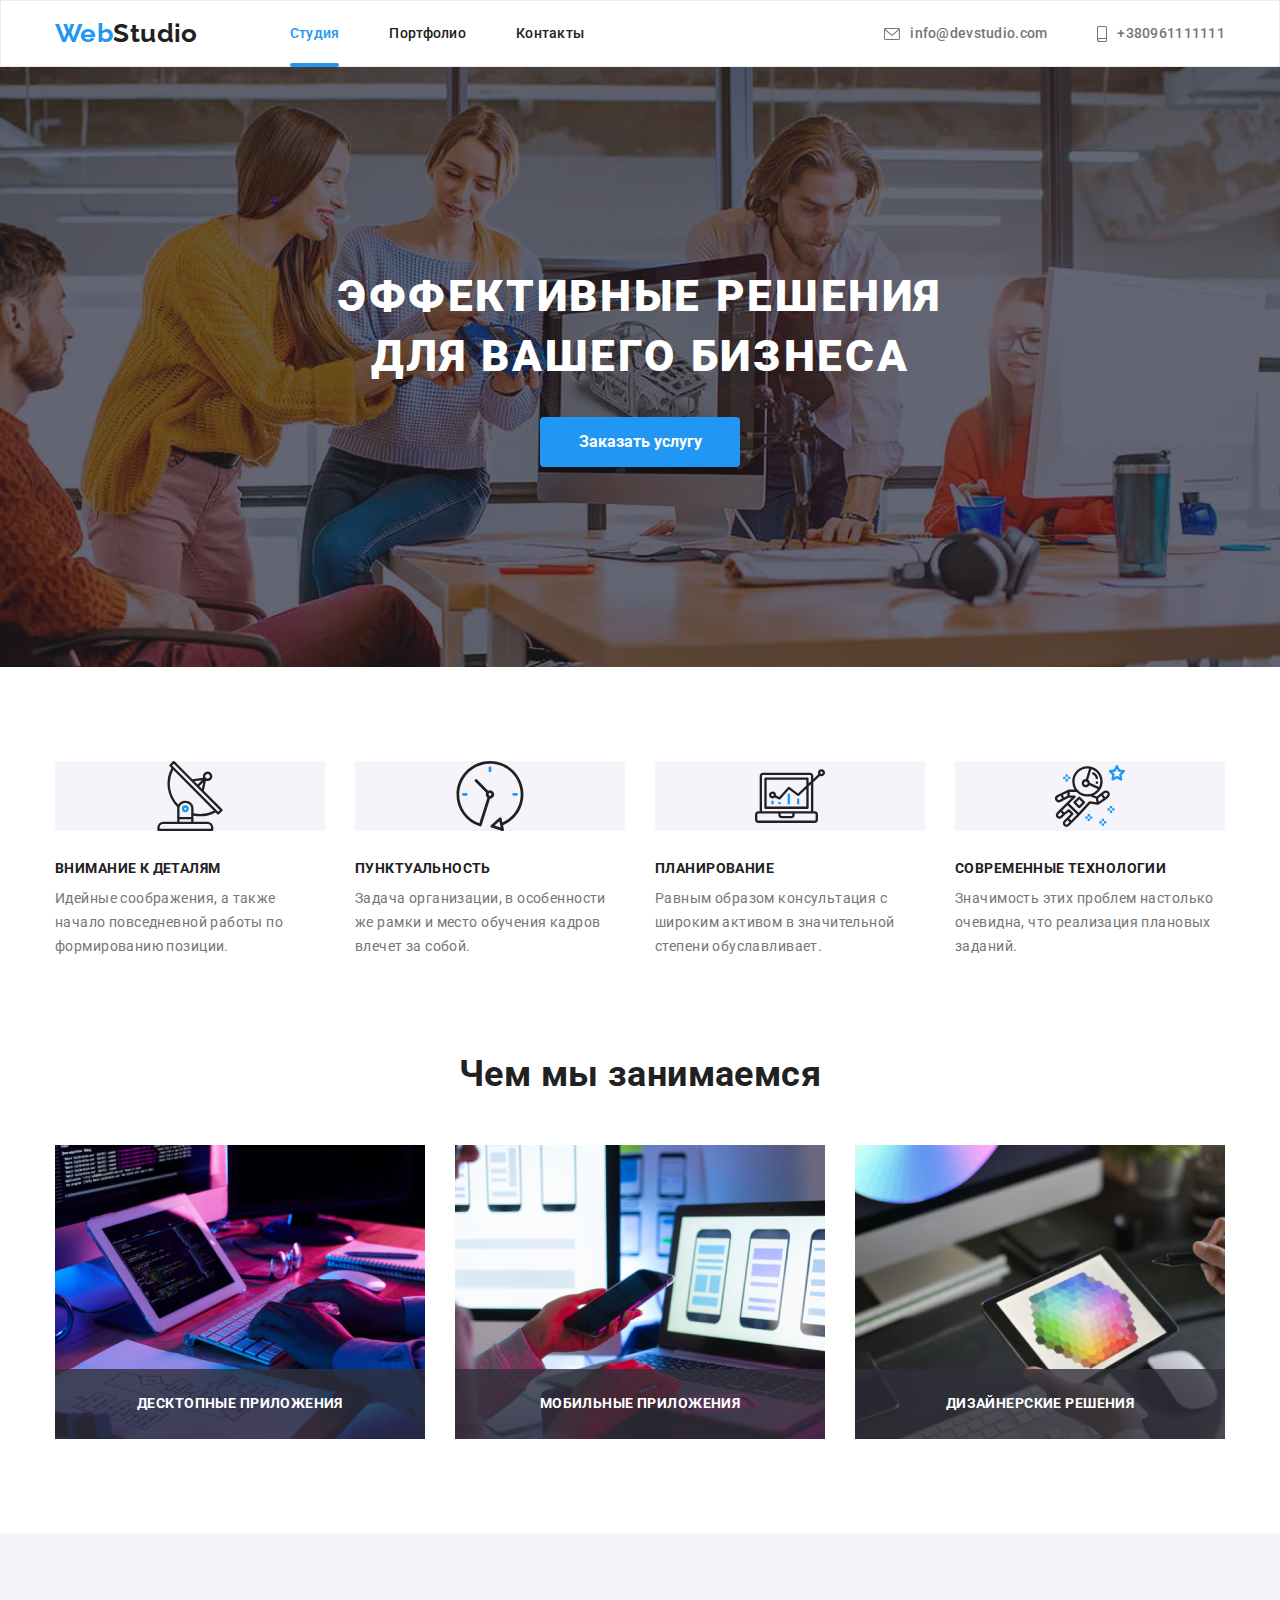
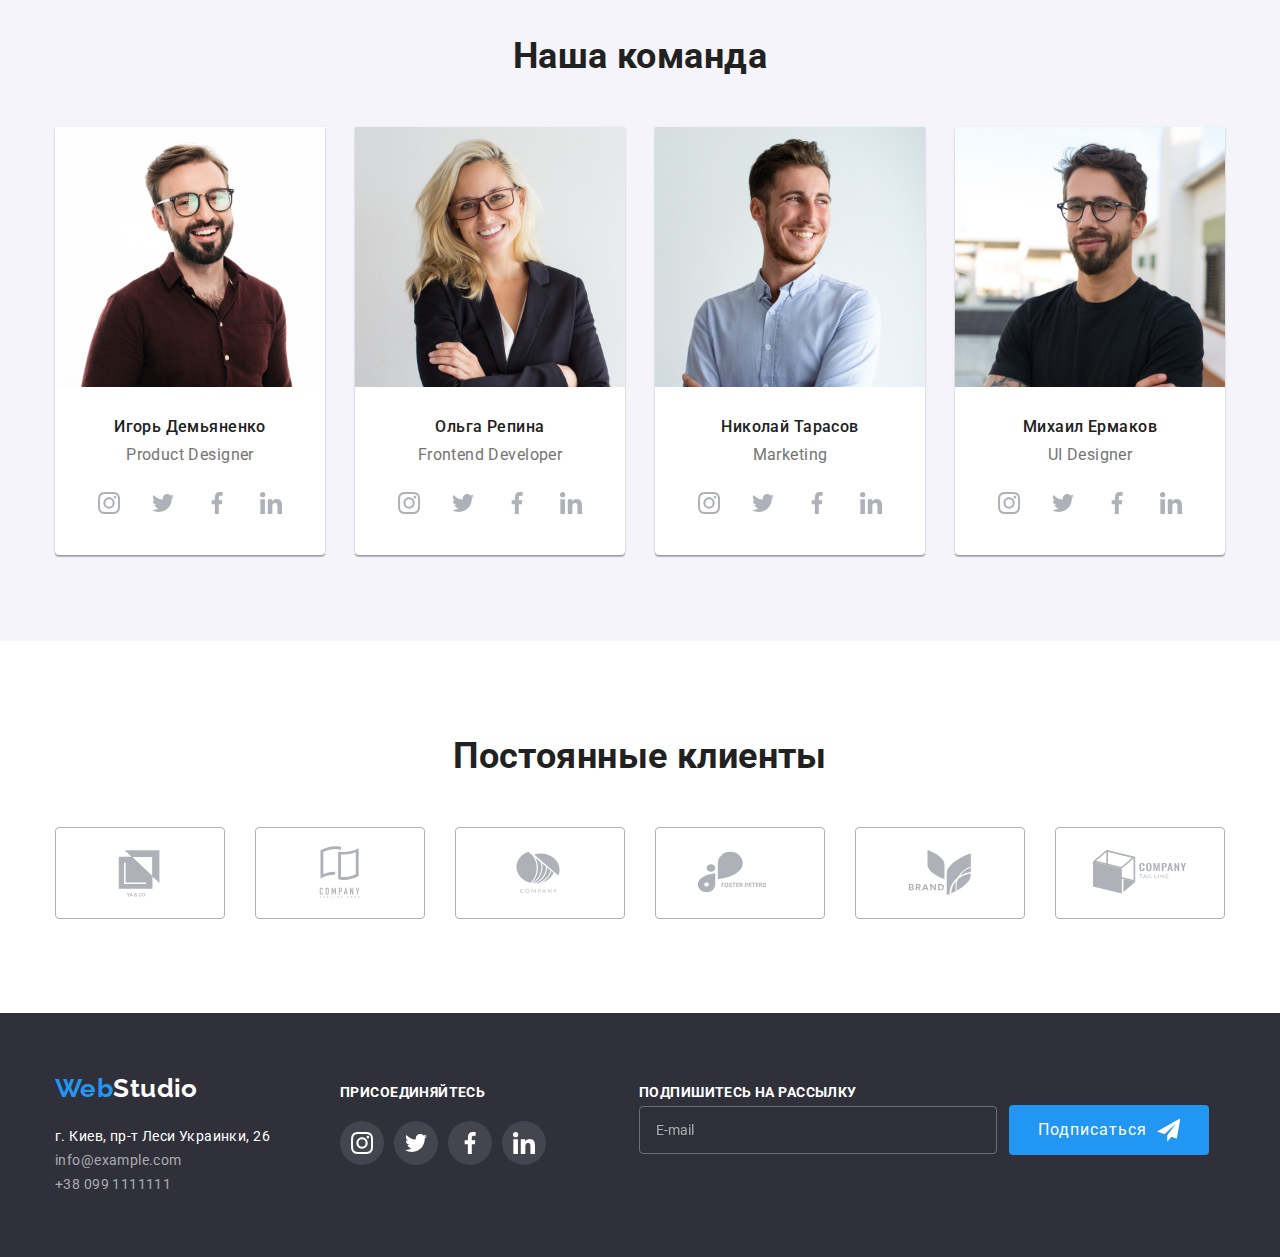
<file: index.html>
<!DOCTYPE html>
<html lang="ru">
  <head>
    <meta charset="UTF-8" />
    <meta http-equiv="X-UA-Compatible" content="IE=edge" />
    <meta name="viewport" content="width=device-width, initial-scale=1.0" />
    <title>Studio</title>
    <link
      rel="stylesheet"
      href="https://fonts.googleapis.com/css2?family=Raleway:wght@700&family=Roboto:wght@400;500;700;900&display=swap"
    />
    <link
      rel="stylesheet"
      href="https://cdnjs.cloudflare.com/ajax/libs/modern-normalize/1.1.0/modern-normalize.min.css"
    />
    <link rel="stylesheet" href="./CSS/styles.css" />
  </head>
  <body>
    <!--шапка-->
    <header class="header">
      <div class="conteiner header-conteiner">
        <nav class="conteiner-header">
          <a href="./index.html" class="logo"
            >Web<span class="logo-studio">Studio</span></a>
          <ul class="site-nav list">
            <li class="item">
              <a href="./index.html" class="site-nav-link current">Студия</a>
            </li>
            <li class="item">
              <a href="./portfolio.html" class="site-nav-link">Портфолио</a>
            </li>
            <li class="item">
              <a href="./contacts.html" class="site-nav-link">Контакты</a>
            </li>
          </ul>
        </nav>
        <ul class="header-contact-list list">
          <li class="header-contact-item">
            <a class="contact-nav-link link" href="mailto:info@devstudio.com"
              ><svg class="contact-nav-icon" width="16" height="12">
                <use href="./IMG/icons.svg#icon-envelope"></use></svg
              >info@devstudio.com
            </a>
          </li>

          <li class="header-contact-item">
            <a class="contact-nav-link link" href="tel:+380991111111"
              ><svg class="contact-nav-icon" width="10" height="16">
                <use href="./IMG/icons.svg#icon-smartphone"></use></svg
              >+380961111111
            </a>
          </li>
        </ul>
      </div>
    </header>

    <!--Герой-->
    <main>
      <section class="hero hero-background">
        <div class="conteiner">
          <h1 class="hero-title">ЭФФЕКТИВНЫЕ РЕШЕНИЯ ДЛЯ ВАШЕГО БИЗНЕСА</h1>
          <button class="hero-button" data-modal-open>Заказать услугу</button>
        </div>

        <div class="overlay" data-modal>
          <div class="modal-form">
            <button class="modal-close-btn" data-modal-close>
              <svg class="icon-x" width="18" height="18">
                <use href="./IMG/icons.svg#icon-close-black"></use>
              </svg>
            </button>
            <form>
              <div class="modal-form-data">
                <b class="modal-form-title">Оставьте свои данные, мы вам перезвоним</b>
                <label class="modal-form-label"
                ><span class="input-item">Имя</span>
                  <input
                  class="modal-form-input" type="text" name="name"/>
                  <svg class="modal-input-icon" width="18" height="18"><use href="./IMG/icons.svg#icon-person-black"></use></svg>
               </label>
               
                <label class="modal-form-label">
                  <span class="input-item">Телефон</span>
                  <input class="modal-form-input" type="tel" name="tel" id="tel" />
                  <svg class="modal-input-icon" width="18" height="18"><use href="./IMG/icons.svg#icon-phone-black"></use></svg>
              </label>
               
                <label class="modal-form-label">
                  <span class="input-item">Почта</span>
                  <input class="modal-form-input" type="email" name="mail"/>
                  <svg class="modal-input-icon" width="18" height="18"><use href="./IMG/icons.svg#icon-email-black"></use></svg>
              </label>
                
                <label class="modal-form-label">
                  <span class="input-item">Комментарий</span>
                  <textarea
                  class="modal-form-comment"
                  name="comment"
                  placeholder="Введите текст"
                ></textarea>
              </label>
    
                <label class="modal-form-confirm">
                  <input class="visually-hidden"
                    type="checkbox"
                    name="confirm"
                    value="confirm"
                    id="confirm"
                    aria-hidden="true"
                    tabindex="-1"
                  />
                  <span class="custom-checkbox" role="checkbox" tabindex="0" aria-checked="false">
                    <svg class="custom-checkbox-icon" width="16" height="15"><use href="./IMG/icons.svg#icon-icon-check"></use></svg>
                  </span>
                    <span class="modal-checkbox-text">Соглашаюсь с рассылкой и принимаю
                      <a class="modal-checkbox-link" href="">Условия договора</a>
                    </span>
                </label>
              </div>
              <button class="modal-form-btn" type="submit">Отправить</button>
            </form>
          </div>
        </div>
      </section>

      <!-- Наши преимущества -->
      <section class="benefits">
        <div class="conteiner">
          <ul class="benefits-list list">
            <li class="benefits-item">
              <div class="benefits-icon">
                <svg class="icon" width="70" height="70">
                  <use href="./IMG/icons.svg#icon-antenna"></use>
                </svg>
              </div>
              <h2 class="benefits-title">Внимание к деталям</h2>
              <p class="benefits-text">
                Идейные соображения, а также начало повседневной работы по
                формированию позиции.
              </p>
            </li>
            <li class="benefits-item">
              <div class="benefits-icon">
                <svg class="icon" width="70" height="70">
                  <use href="./IMG/icons.svg#icon-clock"></use>
                </svg>
              </div>
              <h2 class="benefits-title">Пунктуальность</h2>
              <p class="benefits-text">
                Задача организации, в особенности же рамки и место обучения
                кадров влечет за собой.
              </p>
            </li>
            <li class="benefits-item">
              <div class="benefits-icon">
                <svg class="icon" width="70" height="70">
                  <use href="./IMG/icons.svg#icon-diagram"></use>
                </svg>
              </div>
              <h2 class="benefits-title">Планирование</h2>
              <p class="benefits-text">
                Равным образом консультация с широким активом в значительной
                степени обуславливает.
              </p>
            </li>
            <li class="benefits-item">
              <div class="benefits-icon">
                <svg class="icon" width="70" height="70">
                  <use href="./IMG/icons.svg#icon-astronaut"></use>
                </svg>
              </div>
              <h2 class="benefits-title">Современные технологии</h2>
              <p class="benefits-text">
                Значимость этих проблем настолько очевидна, что реализация
                плановых заданий.
              </p>
            </li>
          </ul>
        </div>
      </section>

      <!--Чем мы занимаемся-->
      <section class="section-works">
        <div class="conteiner">
          <h3 class="works-title">Чем мы занимаемся</h3>
          <ul class="works-list list">
            <li class="works-item">
              <img src="./IMG/works-img/img.png" alt="Верстка сайта" />
              <div class="works-text">Десктопные приложения</div>
            </li>
            <li class="works-item">
              <img src="./IMG/works-img/img-2.png" alt="Мобильные приложение" />
              <div class="works-text">Мобильные приложения</div>
            </li>
            <li class="works-item">
              <img src="./IMG/works-img/img-3.png" alt="Вэб дизайн" />
              <div class="works-text">Дизайнерские решения</div>
            </li>
          </ul>
        </div>
      </section>

      <!--Наша команда-->
      <section class="section-team">
        <div class="conteiner team-conteiner">
          <h3 class="team-title">Наша команда</h3>
          <ul class="team-list list">
            <li class="team-item">
              <img
                src="./IMG/team-img/ID.jpg"
                alt="Игорь Демьяненко"
                height="260"
                width="270"
              />
              <div class="team-description">
                <h4 class="team-name">Игорь Демьяненко</h4>
                <p lang="en" class="team-text">Product Designer</p>
                <ul class="social-list list">
                  <li class="social-item">
                    <a
                      class="social-link"
                      href="https://www.instagram.com"
                      target="_blank"
                      rel="noopener noreferrer"
                      aria-label="Instagram icon"
                    >
                      <svg class="social-icon" width="22" height="22">
                        <use href="./IMG/icons.svg#icon-instagram"></use>
                      </svg>
                    </a>
                  </li>

                  <li class="social-item">
                    <a
                      class="social-link"
                      href="https://www.twitter.com"
                      target="_blank"
                      rel="noopener noreferrer"
                      aria-label="Twitter icon"
                    >
                      <svg class="social-icon" width="22" height="22">
                        <use href="./IMG/icons.svg#icon-twitter"></use>
                      </svg>
                    </a>
                  </li>

                  <li class="social-item">
                    <a
                      class="social-link"
                      href="https://www.facebook.com"
                      target="_blank"
                      rel="noopener noreferrer"
                      aria-label="Facebook icon"
                    >
                      <svg class="social-icon" width="22" height="22">
                        <use href="./IMG/icons.svg#icon-facebook"></use>
                      </svg>
                    </a>
                  </li>

                  <li class="social-item">
                    <a
                      class="social-link"
                      href="https://www.linkedin.com"
                      target="_blank"
                      rel="noopener noreferrer"
                      aria-label="linkedin icon"
                    >
                      <svg class="social-icon" width="22" height="22">
                        <use href="./IMG/icons.svg#icon-linkedin"></use>
                      </svg>
                    </a>
                  </li>
                </ul>
              </div>
            </li>
            <li class="team-item">
              <img
                src="./IMG/team-img/OR.jpg"
                alt="Ольга Репина"
                height="260"
                width="270"
              />
              <div class="team-description">
                <h4 class="team-name">Ольга Репина</h4>
                <p lang="en" class="team-text">Frontend Developer</p>
                <ul class="social-list list">
                  <li class="social-item">
                    <a
                      class="social-link"
                      href="https://www.instagram.com"
                      target="_blank"
                      rel="noopener noreferrer"
                      aria-label="Instagram icon"
                    >
                      <svg class="social-icon" width="22" height="22">
                        <use href="./IMG/icons.svg#icon-instagram"></use>
                      </svg>
                    </a>
                  </li>

                  <li class="social-item">
                    <a
                      class="social-link"
                      href="https://www.twitter.com"
                      target="_blank"
                      rel="noopener noreferrer"
                      aria-label="Twitter icon"
                    >
                      <svg class="social-icon" width="22" height="22">
                        <use href="./IMG/icons.svg#icon-twitter"></use>
                      </svg>
                    </a>
                  </li>

                  <li class="social-item">
                    <a
                      class="social-link"
                      href="https://www.facebook.com"
                      target="_blank"
                      rel="noopener noreferrer"
                      aria-label="Facebook icon"
                    >
                      <svg class="social-icon" width="22" height="22">
                        <use href="./IMG/icons.svg#icon-facebook"></use>
                      </svg>
                    </a>
                  </li>

                  <li class="social-item">
                    <a
                      class="social-link"
                      href="https://www.linkedin.com"
                      target="_blank"
                      rel="noopener noreferrer"
                      aria-label="linkedin icon"
                    >
                      <svg class="social-icon" width="22" height="22">
                        <use href="./IMG/icons.svg#icon-linkedin"></use>
                      </svg>
                    </a>
                  </li>
                </ul>
              </div>
            </li>
            <li class="team-item">
              <img
                src="./IMG/team-img/NT.jpg"
                alt="Николай Тарасов"
                height="260"
                width="270"
              />
              <div class="team-description">
                <h4 class="team-name">Николай Тарасов</h4>
                <p lang="en" class="team-text">Marketing</p>
                <ul class="social-list list">
                  <li class="social-item">
                    <a
                      class="social-link"
                      href="https://www.instagram.com"
                      target="_blank"
                      rel="noopener noreferrer"
                      aria-label="Instagram icon"
                    >
                      <svg class="social-icon" width="22" height="22">
                        <use href="./IMG/icons.svg#icon-instagram"></use>
                      </svg>
                    </a>
                  </li>

                  <li class="social-item">
                    <a
                      class="social-link"
                      href="https://www.twitter.com"
                      target="_blank"
                      rel="noopener noreferrer"
                      aria-label="Twitter icon"
                    >
                      <svg class="social-icon" width="22" height="22">
                        <use href="./IMG/icons.svg#icon-twitter"></use>
                      </svg>
                    </a>
                  </li>

                  <li class="social-item">
                    <a
                      class="social-link"
                      href="https://www.facebook.com"
                      target="_blank"
                      rel="noopener noreferrer"
                      aria-label="Facebook icon"
                    >
                      <svg class="social-icon" width="22" height="22">
                        <use href="./IMG/icons.svg#icon-facebook"></use>
                      </svg>
                    </a>
                  </li>

                  <li class="social-item">
                    <a
                      class="social-link"
                      href="https://www.linkedin.com"
                      target="_blank"
                      rel="noopener noreferrer"
                      aria-label="linkedin icon"
                    >
                      <svg class="social-icon" width="22" height="22">
                        <use href="./IMG/icons.svg#icon-linkedin"></use>
                      </svg>
                    </a>
                  </li>
                </ul>
              </div>
            </li>
            <li class="team-item">
              <img
                src="./IMG/team-img/ME.jpg"
                alt="Михаил Ермаков"
                height="260"
                width="270"
              />
              <div class="team-description">
                <h4 class="team-name">Михаил Ермаков</h4>
                <p lang="en" class="team-text">UI Designer</p>
                <ul class="social-list list">
                  <li class="social-item">
                    <a
                      class="social-link"
                      href="https://www.instagram.com"
                      target="_blank"
                      rel="noopener noreferrer"
                      aria-label="Instagram icon"
                    >
                      <svg class="social-icon" width="22" height="22">
                        <use href="./IMG/icons.svg#icon-instagram"></use>
                      </svg>
                    </a>
                  </li>

                  <li class="social-item">
                    <a
                      class="social-link"
                      href="https://www.twitter.com"
                      target="_blank"
                      rel="noopener noreferrer"
                      aria-label="Twitter icon"
                    >
                      <svg class="social-icon" width="22" height="22">
                        <use href="./IMG/icons.svg#icon-twitter"></use>
                      </svg>
                    </a>
                  </li>

                  <li class="social-item">
                    <a
                      class="social-link"
                      href="https://www.facebook.com"
                      target="_blank"
                      rel="noopener noreferrer"
                      aria-label="Facebook icon"
                    >
                      <svg class="social-icon" width="22" height="22">
                        <use href="./IMG/icons.svg#icon-facebook"></use>
                      </svg>
                    </a>
                  </li>

                  <li class="social-item">
                    <a
                      class="social-link"
                      href="https://www.linkedin.com"
                      target="_blank"
                      rel="noopener noreferrer"
                      aria-label="linkedin icon"
                    >
                      <svg class="social-icon" width="22" height="22">
                        <use href="./IMG/icons.svg#icon-linkedin"></use>
                      </svg>
                    </a>
                  </li>
                </ul>
              </div>
            </li>
          </ul>
        </div>
      </section>
      <!-- Наши клиенты -->
      <section class="clients">
        <div class="conteiner">
          <h3 class="clients-title">Постоянные клиенты</h3>
          <ul class="clients-list list">
            <li class="client-link">
              <a
                class="clients-item"
                href=""
                target="_blank"
                rel="noopener noreferrer"
                aria-label="client-icon"
              >
                <svg class="client-icon" width="106" height="60">
                  <use href="./IMG/icons.svg#icon-client-1"></use>
                </svg>
              </a>
            </li>
            <li class="client-link">
              <a
                class="clients-item"
                href=""
                target="_blank"
                rel="noopener noreferrer"
                aria-label="client-icon"
              >
                <svg class="client-icon" width="106" height="60">
                  <use href="./IMG/icons.svg#icon-client-2"></use>
                </svg>
              </a>
            </li>
            <li class="client-link">
              <a
                class="clients-item"
                href=""
                target="_blank"
                rel="noopener noreferrer"
                aria-label="client-icon"
              >
                <svg class="client-icon" width="106" height="60">
                  <use href="./IMG/icons.svg#icon-client-3"></use>
                </svg>
              </a>
            </li>
            <li class="client-link">
              <a
                class="clients-item"
                href=""
                target="_blank"
                rel="noopener noreferrer"
                aria-label="client-icon"
              >
                <svg class="client-icon" width="106" height="60">
                  <use href="./IMG/icons.svg#icon-client-4"></use>
                </svg>
              </a>
            </li>
            <li class="client-link">
              <a
                class="clients-item"
                href=""
                target="_blank"
                rel="noopener noreferrer"
                aria-label="client-icon"
              >
                <svg class="client-icon" width="106" height="60">
                  <use href="./IMG/icons.svg#icon-client-5"></use>
                </svg>
              </a>
            </li>
            <li class="client-link">
              <a
                class="clients-item"
                href=""
                target="_blank"
                rel="noopener noreferrer"
                aria-label="client-icon"
              >
                <svg class="client-icon" width="106" height="60">
                  <use href="./IMG/icons.svg#icon-client-6"></use>
                </svg>
              </a>
            </li>
          </ul>
        </div>
      </section>
    </main>
    <!--Футер-->
    <footer class="footer">
      <div class="conteiner footer-conteiner">
        <div class="footer-adress-conteiner">
          <a href="./Index.html" class="logo footer-logo"
            >Web<span class="logo-studio">Studio</span></a
          >
          <address class="footer-adress">
            <p class="adress">г. Киев, пр-т Леси Украинки, 26</p>
            <ul class="list">
              <li>
                <a href="mailto:info@example.com" class="footer-link"
                  >info@example.com</a
                >
              </li>
              <li>
                <a href="tel:+380991111111" class="footer-link"
                  >+38 099 1111111</a
                >
              </li>
            </ul>
          </address>
        </div>
        <div class="join-us">
          <h3 class="join-us-title">присоединяйтесь</h3>
          <ul class="join-us-list list">
            <li class="social-item">
              <a
                class="social-link footer-social-link"
                href="https://www.instagram.com"
                target="_blank"
                rel="noopener noreferrer"
                aria-label="Instagram icon"
              >
                <svg class="join-us-icon" width="22" height="22">
                  <use href="./IMG/icons.svg#icon-instagram"></use>
                </svg>
              </a>
            </li>
            <li class="social-item">
              <a
                class="social-link footer-social-link"
                href="https://www.twitter.com"
                target="_blank"
                rel="noopener noreferrer"
                aria-label="Twitter icon"
              >
                <svg class="join-us-icon" width="22" height="22">
                  <use href="./IMG/icons.svg#icon-twitter"></use>
                </svg>
              </a>
            </li>
            <li class="social-item">
              <a
                class="social-link footer-social-link"
                href="https://www.facebook.com"
                target="_blank"
                rel="noopener noreferrer"
                aria-label="Facebook icon"
              >
                <svg class="join-us-icon" width="22" height="22">
                  <use href="./IMG/icons.svg#icon-facebook"></use>
                </svg>
              </a>
            </li>
            <li class="social-item">
              <a
                class="social-link footer-social-link"
                href="https://www.linkedin.com"
                target="_blank"
                rel="noopener noreferrer"
                aria-label="linkedin icon"
              >
                <svg class="join-us-icon" width="22" height="22">
                  <use href="./IMG/icons.svg#icon-linkedin"></use>
                </svg>
              </a>
            </li>
          </ul>
        </div>
        <div class="subscribe">
          <b class="subscribe-title">подпишитесь на рассылку</b>
            <form class="subscribe-form">
                <input
                    class="subscribe-input"
                    type="email"
                    name="mail"
                    id="mail"
                    placeholder="E-mail"
                />
                <button class="subscribe-btn" type="submit">
                    <span class="subscribe-btn-text">Подписаться</span>
                    <svg class="subscribe-btn-icon" width="24" height="24">
                    <use href="./IMG/icons.svg#icon-send"></use>
                    </svg>
                </button>
           </form>  
        </div>
      </div>
    </footer>
    <script src="./JS/modal.js"></script>
  </body>
</html>
</file>
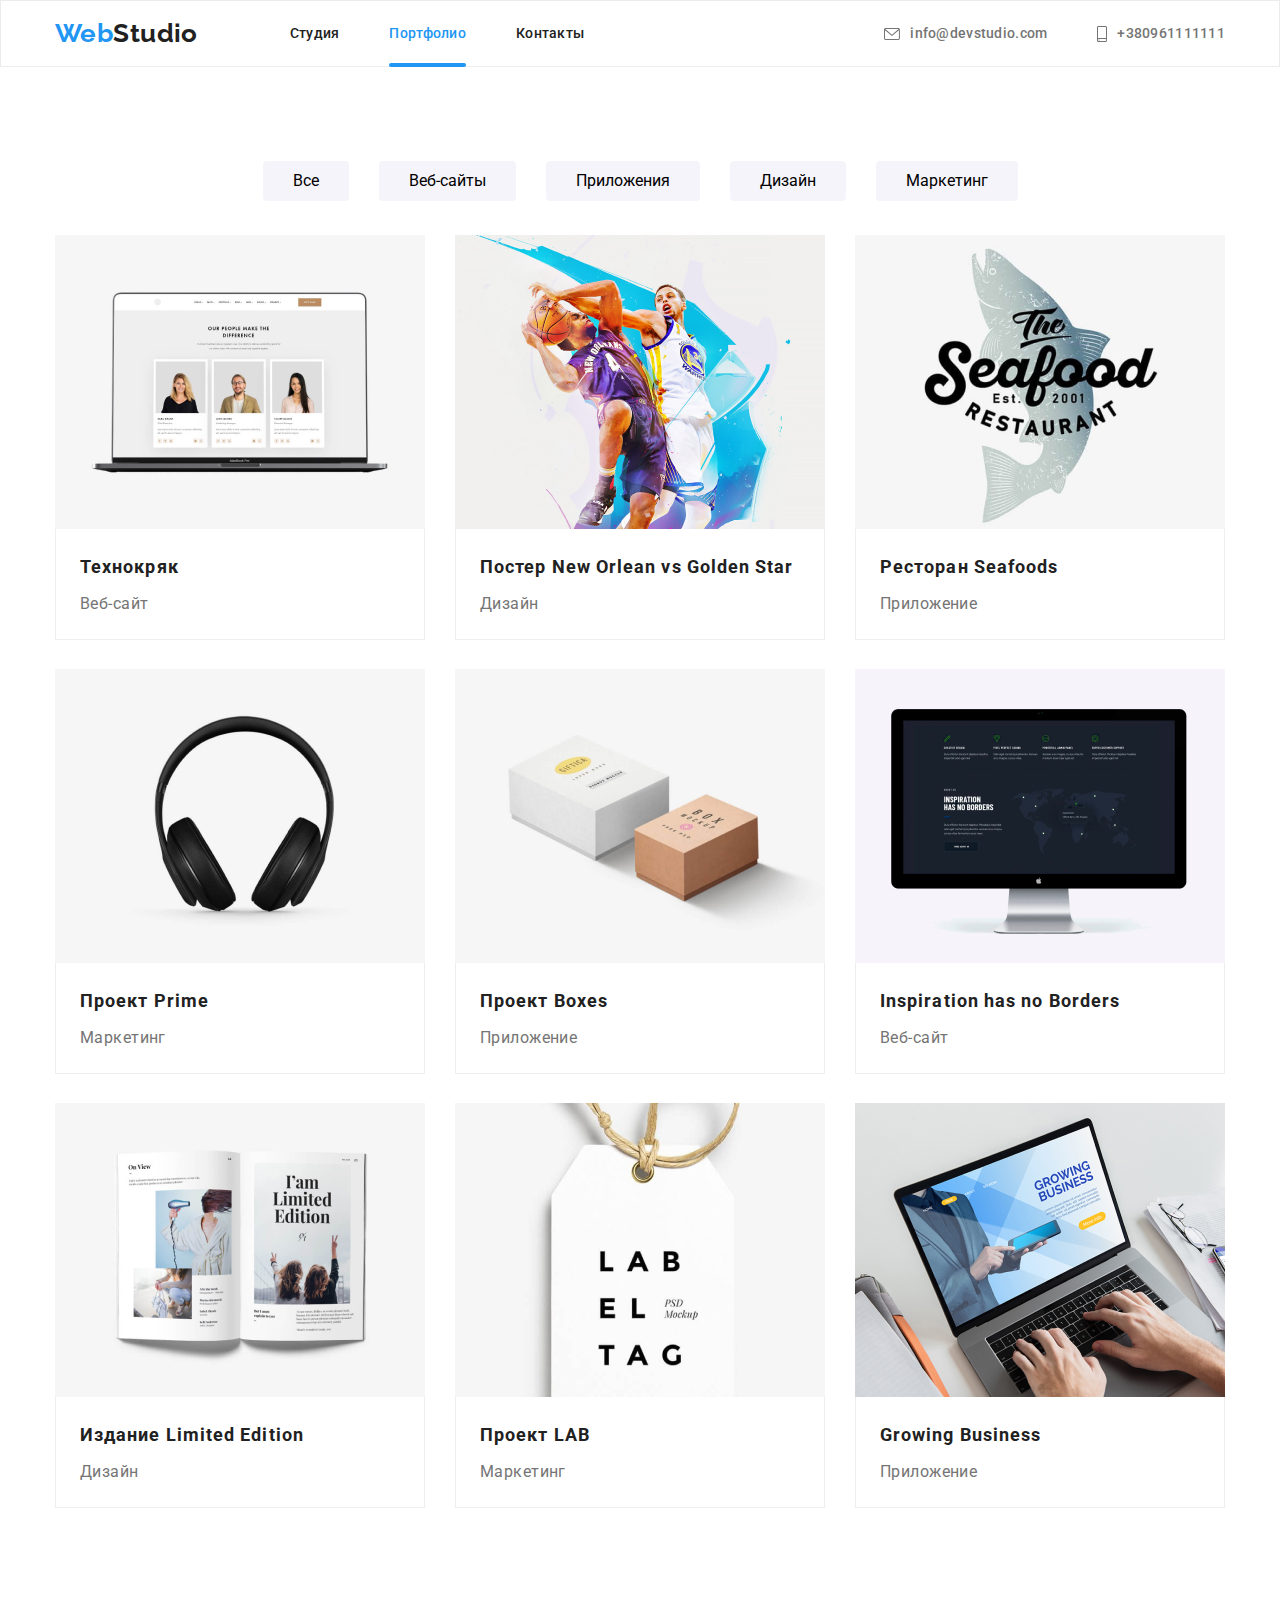
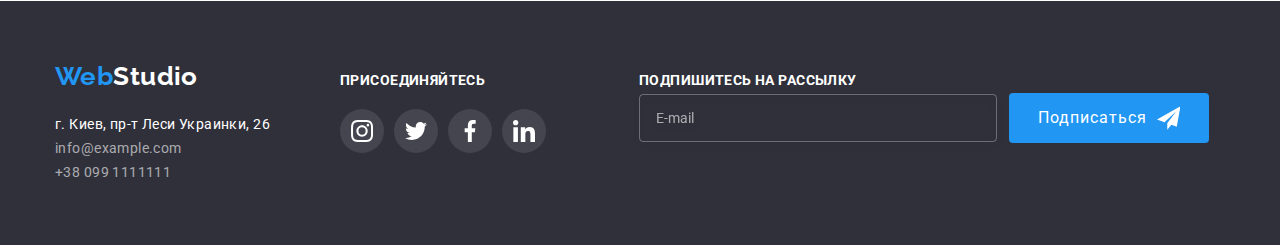
<file: portfolio.html>
<!DOCTYPE html>
<html lang="ru">
<head>
    <meta charset="UTF-8">
    <meta http-equiv="X-UA-Compatible" content="IE=edge">
    <meta name="viewport" content="width=device-width, initial-scale=1.0">
    <title>Portfolio</title>
    <link rel="stylesheet" href="https://fonts.googleapis.com/css2?family=Raleway:wght@700&family=Roboto:wght@400;500;700;900&display=swap">
    <link rel="stylesheet" href="https://cdnjs.cloudflare.com/ajax/libs/modern-normalize/1.1.0/modern-normalize.min.css">
    <link rel="stylesheet" href="./CSS/styles.css">
</head>
<body class="main-conteiner">
<!--шапка-->
<header class="header">
    <div class="conteiner header-conteiner">
        <nav class="conteiner-header">
            <a href="./index.html" class="logo">Web<span class="logo-studio">Studio</span></a>
            <ul class="site-nav list"> 
                <li class="item"><a href="./index.html" class="site-nav-link">Студия</a></li>    
                <li class="item"><a href="./portfolio.html" class="site-nav-link current">Портфолио</a></li>    
                <li class="item"><a href="./contacts.html" class="site-nav-link">Контакты</a></li>    
            </ul>
        </nav>
            <ul class="header-contact-list list">
               <li class="header-contact-item"><a class="contact-nav-link link" href="mailto:info@devstudio.com"><svg class="contact-nav-icon" width="16" height="12"><use href="./IMG/icons.svg#icon-envelope"></use>
               </svg>info@devstudio.com
                </a>
                </li>

                <li class="header-contact-item"><a class="contact-nav-link link" href="tel:+380991111111"><svg class="contact-nav-icon" width="10" height="16"><use href="./IMG/icons.svg#icon-smartphone"></use>
                </svg>+380961111111
                </a>
                </li> 
            </ul> 
    </div>
</header>

<!--Герой-->
<main class="portfolio">
    <section class="section-portfolio">
        <div class="conteiner">
            <h1 hidden>Портфолио</h1>
        <ul class="filter-portfolio list">
            <li class="filter-button" tabindex="0"><button type="button" tabindex="-1">Все</button></li>
            <li class="filter-button" tabindex="0"><button type="button" tabindex="-1">Веб-сайты</button></li>
            <li class="filter-button" tabindex="0"><button type="button" tabindex="-1">Приложения</button></li>
            <li class="filter-button" tabindex="0"><button type="button" tabindex="-1">Дизайн</button></li>
            <li class="filter-button" tabindex="0"><button type="button" tabindex="-1">Маркетинг</button></li>
        </ul>

        <ul class="list-portfolio list">
            <li class="item-portfolio">
                <a class="product-wrapper">
                    <div class="image-wrapper">
                        <img class="product-image" src="./IMG/portfolio-img/img1.jpg" alt="ноутбук" width="370" height="294">
                        <p class="product-description">Ресурс предлагает комплексные предложения с разным уровнем функционала и сервисов. Все это позволит посетителю получить исчерпывающие сведения о компании или частном лице.</p>
                    </div>  
                    <div class="description-portfolio">
                        <h3 class="portfolio-title">Технокряк</h3>
                        <p class="portfolio-text">Веб-сайт</p>
                    </div>
                </a>
            </li>
            <li class="item-portfolio">
                <a class="product-wrapper">
                    <div class="image-wrapper">
                        <img class="product-image" src="./IMG/portfolio-img/img-2.jpg" alt="остер" width="370" height="294">
                        <p class="product-description">Ресурс предлагает комплексные предложения с разным уровнем функционала и сервисов. Все это позволит посетителю получить исчерпывающие сведения о компании или частном лице.</p>
                    </div>
                            
                    <div class="description-portfolio">
                        <h3 class="portfolio-title">Постер New Orlean vs Golden Star</h3>
                        <p class="portfolio-text">Дизайн</p>
                    </div>
                </a>
            </li>

            <li class="item-portfolio">
                <a class="product-wrapper">
                    <div class="image-wrapper">
                        <img class="product-image" src="./IMG/portfolio-img/img-3.jpg" alt="ресторан" width="370" height="294">
                        <p class="product-description">Ресурс предлагает комплексные предложения с разным уровнем функционала и сервисов. Все это позволит посетителю получить исчерпывающие сведения о компании или частном лице.</p>
                    </div>
                            
                    <div class="description-portfolio">
                        <h3 class="portfolio-title">Ресторан Seafoods</h3>
                        <p class="portfolio-text">Приложение</p>
                    </div>
                </a>
            </li>

            <li class="item-portfolio">
                <a class="product-wrapper">
                    <div class="image-wrapper">
                        <img class="product-image" src="./IMG/portfolio-img/img-4.jpg" alt="наушники" width="370" height="294">
                        <p class="product-description">Ресурс предлагает комплексные предложения с разным уровнем функционала и сервисов. Все это позволит посетителю получить исчерпывающие сведения о компании или частном лице.</p>
                    </div>
                            
                    <div class="description-portfolio">
                        <h3 class="portfolio-title">Проект Prime</h3>
                        <p class="portfolio-text">Маркетинг</p>
                    </div>
                </a>
            </li>
            <li class="item-portfolio">
                <a class="product-wrapper">
                    <div class="image-wrapper">
                        <img class="product-image" src="./IMG/portfolio-img/img-5.jpg" alt="коробочки" width="370" height="294">
                        <p class="product-description">Ресурс предлагает комплексные предложения с разным уровнем функционала и сервисов. Все это позволит посетителю получить исчерпывающие сведения о компании или частном лице.</p>
                    </div>
                            
                    <div class="description-portfolio">
                        <h3 class="portfolio-title">Проект Boxes</h3>
                        <p class="portfolio-text">Приложение</p>
                    </div>
                </a>
            </li>

            <li class="item-portfolio">
                <a class="product-wrapper">
                    <div class="image-wrapper">
                        <img class="product-image" src="./IMG/portfolio-img/img-6.jpg" alt="монитор" width="370" height="294">
                        <p class="product-description">Ресурс предлагает комплексные предложения с разным уровнем функционала и сервисов. Все это позволит посетителю получить исчерпывающие сведения о компании или частном лице.</p>
                    </div>
                            
                    <div class="description-portfolio">
                        <h3 class="portfolio-title">Inspiration has no Borders</h3>
                        <p class="portfolio-text">Веб-сайт</p>
                    </div>
                </a>
            </li>
            <li class="item-portfolio">
                <a class="product-wrapper">
                    <div class="image-wrapper">
                        <img class="product-image" src="./IMG/portfolio-img/img-7.jpg" alt="монитор" width="370" height="294">
                        <p class="product-description">Ресурс предлагает комплексные предложения с разным уровнем функционала и сервисов. Все это позволит посетителю получить исчерпывающие сведения о компании или частном лице.</p>
                    </div>           
                    <div class="description-portfolio">
                        <h3 class="portfolio-title">Издание Limited Edition</h3>
                        <p class="portfolio-text">Дизайн</p>
                    </div>
                </a>
            </li>
            <li class="item-portfolio">
                <a class="product-wrapper">
                    <div class="image-wrapper">
                        <img class="product-image" src="./IMG/portfolio-img/img-8.jpg" alt="бирка" width="370" height="294">
                        <p class="product-description">Ресурс предлагает комплексные предложения с разным уровнем функционала и сервисов. Все это позволит посетителю получить исчерпывающие сведения о компании или частном лице.</p>
                    </div>           
                    <div class="description-portfolio">
                        <h3 class="portfolio-title">Проект LAB</h3>
                        <p class="portfolio-text">Маркетинг</p>
                    </div>
                </a>
            </li>
            <li class="item-portfolio">
                <a class="product-wrapper">
                    <div class="image-wrapper">
                        <img class="product-image" src="./IMG/portfolio-img/img-9.jpg" alt="ноутбук" width="370" height="294">
                        <p class="product-description">Ресурс предлагает комплексные предложения с разным уровнем функционала и сервисов. Все это позволит посетителю получить исчерпывающие сведения о компании или частном лице.</p>
                    </div>           
                    <div class="description-portfolio">
                        <h3 class="portfolio-title">Growing Business</h3>
                        <p class="portfolio-text">Приложение</p>
                    </div>
                </a>
            </li>
         </ul>
    </div>
   </section>
</main>
    <!--Футер-->
    <footer class="footer">
        <div class="conteiner footer-conteiner">
          <div class="footer-adress-conteiner">
            <a href="./Index.html" class="logo footer-logo"
              >Web<span class="logo-studio">Studio</span></a
            >
            <address class="footer-adress">
              <p class="adress">г. Киев, пр-т Леси Украинки, 26</p>
              <ul class="list">
                <li>
                  <a href="mailto:info@example.com" class="footer-link"
                    >info@example.com</a
                  >
                </li>
                <li>
                  <a href="tel:+380991111111" class="footer-link"
                    >+38 099 1111111</a
                  >
                </li>
              </ul>
            </address>
          </div>
          <div class="join-us">
            <h3 class="join-us-title">присоединяйтесь</h3>
            <ul class="join-us-list list">
              <li class="social-item">
                <a
                  class="social-link footer-social-link"
                  href="https://www.instagram.com"
                  target="_blank"
                  rel="noopener noreferrer"
                  aria-label="Instagram icon"
                >
                  <svg class="join-us-icon" width="22" height="22">
                    <use href="./IMG/icons.svg#icon-instagram"></use>
                  </svg>
                </a>
              </li>
              <li class="social-item">
                <a
                  class="social-link footer-social-link"
                  href="https://www.twitter.com"
                  target="_blank"
                  rel="noopener noreferrer"
                  aria-label="Twitter icon"
                >
                  <svg class="join-us-icon" width="22" height="22">
                    <use href="./IMG/icons.svg#icon-twitter"></use>
                  </svg>
                </a>
              </li>
              <li class="social-item">
                <a
                  class="social-link footer-social-link"
                  href="https://www.facebook.com"
                  target="_blank"
                  rel="noopener noreferrer"
                  aria-label="Facebook icon"
                >
                  <svg class="join-us-icon" width="22" height="22">
                    <use href="./IMG/icons.svg#icon-facebook"></use>
                  </svg>
                </a>
              </li>
              <li class="social-item">
                <a
                  class="social-link footer-social-link"
                  href="https://www.linkedin.com"
                  target="_blank"
                  rel="noopener noreferrer"
                  aria-label="linkedin icon"
                >
                  <svg class="join-us-icon" width="22" height="22">
                    <use href="./IMG/icons.svg#icon-linkedin"></use>
                  </svg>
                </a>
              </li>
            </ul>
          </div>
          <div class="subscribe">
            <b class="subscribe-title">подпишитесь на рассылку</b>
              <form class="subscribe-form">
                  <input
                      class="subscribe-input"
                      type="email"
                      name="mail"
                      id="mail"
                      placeholder="E-mail"
                  />
                  <button class="subscribe-btn" type="submit">
                      <span class="subscribe-btn-text">Подписаться</span>
                      <svg class="subscribe-btn-icon" width="24" height="24">
                      <use href="./IMG/icons.svg#icon-send"></use>
                      </svg>
                  </button>
             </form>  
          </div>
        </div>
      </footer>
</body>
</html>
</file>
<file: CSS/styles.css>
/* 
/*подключение типа box-sizing */
/* html {box-sizing: border-box;} */
/* наследоввание */
/* * */
/* *::before
*::after{
box-sizing: inherit;
} */

/* цвет основного текста #212121; */
/* цвет второичного текста #757575; */
/* logo color Акцент #2196F3; */
/* background color #E5E5E5; */
/* background color team #F5F4FA; */
/* background header & button color #FFFFFF; */
/* background footer #2F303A;*/
:root {
  --primary-text-color: #212121;
  --secondary-text-color: #757575;
  --accent-color: #2196f3;
  --primary-background-color: #e5e5e5;
  --secondary-background-color: #f5f4fa;
  --header-background-color: #ffffff;
  --footer-background-color: #2f303a;
  --footer-contact-color: rgba(255, 255, 255, 0.6);
  --header-border-color: #ececec;
  --border-color: #eeeeee;
  --social-link_color: #afb1b8;
}
/* Используемые шрифты */
/* Шрифт лого Raleway, жирность 700
Шрифт остального текста Roboto, жирность 900 герой, 700 заголовки, 500 нави, 400 текст  */

body {
  background-color: var(--header-background-color);
  color: var(--primary-text-color);
  font-family: roboto, sans-serif;
  font-weight: 400;
  font-size: 14px;
  line-height: 1.71;
  letter-spacing: 0.03em;
}

/* УТИЛИТЫ */

/* убираем точки в списке */
.list {
  list-style: none;
  /* убираем все падинги и маржены */
  margin: 0;
  padding: 0;
  /* убираем подчеркивание ссылок */
}

.link {
  text-decoration: none;
}

h1,
h2,
h3,
h4,
p {
  margin: 0;
  padding: 0;
}

img {
  display: block;
  max-width: 100%;
  height: auto;
}

/*  размер контейнера для основных елементов 1200 px */
.conteiner {
  width: 1200px;
  padding-left: 15px;
  padding-right: 15px;
  margin-left: auto;
  margin-right: auto;
}

.header {
  display: flex;
  border: 1px solid var(--header-border-color);
}

/*логотипа */
.logo {
  color: var(--accent-color);
  font-family: raleway, sans-serif;
  font-weight: 700;
  font-size: 26px;
  line-height: 1.19;
  text-decoration: none;
}

.logo-studio {
  color: var(--primary-text-color);
  font-family: raleway, sans-serif;
  font-weight: 700;
  font-size: 26px;
  line-height: 1.19;
}

/* главная навигация */
.conteiner-header {
  display: flex;
  align-items: center;
}

.site-nav {
  display: flex;
  align-items: center;
  margin-left: 92px;
}

/* убираем маржин правого пункта */
.site-nav .item:not(:last-child) {
  margin-right: 50px;
}
/* or -  .site-nav .item:last-child{
margin: 0; */

.site-nav-link {
  display: block;
  padding-top: 32px;
  padding-bottom: 32px;
  color: var(--primary-text-color);
  font-weight: 500;
  font-size: 14px;
  line-height: 1.14px;
  letter-spacing: 0.02em;
  text-decoration: none;
  transition: color 250ms cubic-bezier(0.4, 0, 0.2, 1);
}

/* активность страницы на которой находишься */
.current {
  position: relative;
  color: var(--accent-color);
}

/* добавляем полоски снизу нав меню */

.current::after {
  position: absolute;
  bottom: -1px;
  left: 0;
  content: "";
  width: 100%;
  height: 4px;
  background-color: var(--accent-color);
  border-radius: 2px;
}

/* активность ссылок навигации */
.site-nav-link:focus,
.site-nav-link:hover {
  color: var(--accent-color);
}
/* навигация контактов */
/* .contact-nav {
display: flex;} */

/* .header-contact-list .item:not(:last-child){
margin-right: 50px;
}
.header-contact-list{
display: flex;
margin-left: auto;
} */

/* .email::before{
content: "";
background-image: url(../IMG/header/envelope.svg);
height: 12px;
width: 16px;
background-repeat: no-repeat;
background-position: center;
margin-right: 10px;
}

.phone::before{
display: inline-block;
content: "";
background-image: url(../IMG/header/smartphone.svg);
height: 16px;
width: 10px;
background-repeat: no-repeat;
background-position: center;
margin-right: 10px;
} */
.header-conteiner {
  display: flex;
  align-items: center;
}

.header-contact-list {
  display: flex;
  margin-left: auto;
  align-items: center;
  justify-content: center;
}

.contact-nav-link {
  display: flex;
  align-items: center;
  justify-content: center;
  color: var(--secondary-text-color);
  font-weight: 500;
  font-size: 14px;
  line-height: 1.14px;
  letter-spacing: 0.02em;
  text-decoration: none;
  transition: color 250ms cubic-bezier(0.4, 0, 0.2, 1);
}

/* Ховер фокус контактов хедера */
.contact-nav-link:focus,
.contact-nav-link:hover {
  color: var(--accent-color);
}

.contact-nav-link:focus,
.contact-nav-link:hover .contact-nav-icon {
  fill: var(--accent-color);
}

.header-contact-item:not(:last-child) {
  margin-right: 50px;
}
.contact-nav-icon {
  margin-right: 10px;
  fill: var(--secondary-text-color);
  transition: fill 250ms cubic-bezier(0.4, 0, 0.2, 1);
}

/* Main Page */
/* оформления героя */
.hero {
  /* Офорление героя */
  text-align: center;
  background-color: var(--footer-background-color);
  padding: 200px 0px;
  margin: 0;
}

/* оформление фонового изображения */
.hero-background {
  background-image: linear-gradient(
      to right,
      rgba(47, 48, 58, 0.4),
      rgba(47, 48, 58, 0.4)
    ),
    url(../IMG/hero/Img-10.jpg);
  background-repeat: no-repeat;
  background-position: center;
  background-size: cover;
  height: 600px;
  max-width: 1600px;
  margin-left: auto;
  margin-right: auto;
}

.hero-title {
  color: var(--header-background-color);
  font-size: 44px;
  font-weight: 900;
  line-height: 1.36;
  letter-spacing: 0.06em;
  text-transform: uppercase;
  margin-bottom: 30px;
  margin-left: auto;
  margin-right: auto;
  width: 696px;
  text-align: center;
}

.hero-button {
  background-color: var(--accent-color);
  color: var(--header-background-color);
  font-weight: 700;
  font-size: 16px;
  line-height: 1.88;
  text-align: center;
  padding: 10px 32px;
  min-width: 200px;
  border-radius: 4px;
  box-shadow: 0px 4px 4px rgba(0, 0, 0, 0.15);
  cursor: pointer;
  transition: background-color 250ms cubic-bezier(0.4, 0, 0.2, 1);
}
.hero-button:hover,
.hero-button:focus {
  background-color: #188ce8;
}
/* модальне окно */

.overlay {
  position: fixed;
  top: 0;
  left: 0;
  width: 100vw;
  height: 100vh;
  background: rgba(0, 0, 0, 0.2);
  opacity: 0;
  visibility: hidden;
  pointer-events: none;
  z-index: 10;
  transition: opacity 500ms cubic-bezier(0.4, 0, 0.2, 1),
    visibility 500ms cubic-bezier(0.4, 0, 0.2, 1);
}

.is-hidden {
  opacity: 1;
  visibility: visible;
  pointer-events: initial;
}

.modal-form {
  position: absolute;
  top: 50%;
  left: 50%;
  transform: translate(-50%, -50%);
  width: 528px;
  height: 581px;
  border-radius: 4px;
  box-shadow: 0px 1px 3px rgba(0, 0, 0, 0.12), 0px 1px 1px rgba(0, 0, 0, 0.14),
    0px 2px 1px rgba(0, 0, 0, 0.2);
  background-color: var(--header-background-color);
  overflow: scroll;
}

.modal-close-btn {
  position: absolute;
  display: flex;
  align-items: center;
  justify-content: center;
  width: 30px;
  height: 30px;
  top: 8px;
  right: 8px;
  border: 1px solid rgba(0, 0, 0, 0.1);
  background-color: var(--header-background-color);
  border-radius: 50%;
  cursor: pointer;
  transition: color 250ms cubic-bezier(0.4, 0, 0.2, 1);
}

.modal-close-btn:hover .icon-x {
  fill: var(--accent-color);
}

/* Оформление модального окна */

.modal-form-data {
  padding: 40px;
}

.modal-form-title {
  font-size: 20px;
  line-height: 1.17;
  font-weight: 700;
}

.modal-form-label {
  position: relative;
  display: flex;
  flex-direction: column;
  align-items: flex-start;
  justify-content: left;
  font-size: 12px;
  line-height: 1.17;
  font-weight: 400;
  min-height: 40px;
  margin-bottom: 4px;
  margin-top: 10px;
}
.input-item{
font-size: 12px;
padding-bottom: 4px;
color: var(--secondary-text-color);
}

.modal-input-icon{
  position: absolute;
  top: 29px;
  left: 12px;
}

.modal-form-input {
  align-items: flex-start;
  border: 1px solid rgba(33, 33, 33, 0.2);
  border-radius: 4px;
  padding: 12px;
  padding-left: 42px;
  width: 100%;
  outline: transparent;
  cursor: pointer;
}

.modal-form-input:focus{
 border-color: var(--accent-color); 
}


.modal-form-comment{
  resize: none;
  width: 448px;
  height: 120px;
  padding: 12px 16px;
  margin-bottom: 20px;
  border: 1px solid rgba(33, 33, 33, 0.2);
  border-radius: 4px;
  outline: transparent;
}
.modal-form-comment:focus{
  border-color: var(--accent-color); 
 }

 .modal-form-input:focus + .modal-input-icon{
fill: var(--accent-color); 
 }

.modal-form-comment::placeholder {
  color: var(--secondary-text-color);
  letter-spacing: 0.01em;
  font-size: 14px;
}

.modal-form-confirm{
  display: flex;
  align-items: center;
  justify-content: center;
}

.visually-hidden {
  position: absolute;
  white-space: nowrap;
  width: 1px;
  height: 1px;
  overflow: hidden;
  border: 0;
  padding: 0;
  clip: rect(0 0 0 0);
  clip-path: inset(50%);
  margin: -1px;
}

              /* Custom check box */

.custom-checkbox{
display: flex;
align-items: center;
justify-content: center;
width: 16px;
height: 15px;
border: 2px solid #212121;
border-radius: 2px;
margin-right: 7px;
}

.custom-checkbox-icon{
 fill: var(--header-background-color);
 flex-shrink: 0;
 border-radius: 2px;
}

.custom-checkbox:checked .custom-checkbox{
  background-color: var(--accent-color);
}

.visually-hidden:checked + .custom-checkbox > .custom-checkbox-icon{
background-color: var(--accent-color);
border-color: transparent;
}

.modal-checkbox-text{
color: var(--secondary-text-color);
}

.modal-checkbox-link {
  color: var(--accent-color); 
  text-decoration: underline;
}

.modal-form-btn {
  width: 200px;
  height: 50px;
  background-color: var(--accent-color);
  color: var(--header-background-color);
  font-size: 16px;
  line-height: 1.88;
  letter-spacing: 0.06em;
  margin-top: 0;
  margin-bottom: 30px;
  cursor: pointer;
  box-shadow: 0px 4px 4px rgba(0, 0, 0, 0.15);
  border-radius: 4px;
  transition: background-color 250ms cubic-bezier (0.4, 0, 0.2, 1);
}

.modal-form-btn:hover{
background-color: #188CE8;
}

/* цвет  заголовка и текста секций Benefits*/

.benefits-list {
  display: flex;
  padding: 94px 0;
  align-items: center;
}

.benefits-item {
  width: 270px;
  margin-right: 30px;
}
.benefits-item:last-child {
  margin-right: 0;
}
/* добавляем изображение перед списком */

.benefits-icon {
  display: flex;
  background-color: var(--secondary-background-color);
  margin-bottom: 30px;
  border-radius: 4px;
  justify-content: center;
  align-items: center;
}

/* .benefits-item::before{
display: block;
content: "";
height: 120px;
background-repeat: no-repeat;
background-position: center;
background-color: var(--secondary-background-color);
margin-bottom: 30px;
border-radius: 4px;
} */
/* иконки benefits */
/* .benefits-item:nth-child(1)::before{background-image: url(../IMG/benefits/antenna\ 1.svg);} 
.benefits-item:nth-child(2)::before{background-image: url(../IMG/benefits/clock\ 1.svg);}
.benefits-item:nth-child(3)::before{background-image: url(../IMG/benefits/diagram\ 1.svg);}
.benefits-item:nth-child(4)::before{background-image: url(../IMG/benefits/astronaut\ 1.svg);}  */

.benefits-title {
  color: var(--primary-text-color);
  font-weight: 700;
  font-size: 14px;
  line-height: 1.14;
  text-transform: uppercase;
  padding: 0;
  margin-bottom: 10px;
}

.benefits-text {
  color: var(--secondary-text-color);
}
/* Оформления чем мы занимаемся */
.section-works {
  padding-bottom: 94px;
}

.works-title {
  font-weight: 700;
  font-size: 36px;
  line-height: 1.17;
  text-align: center;
  margin-top: 0;
  margin-bottom: 50px;
}

.works-list {
  display: flex;
}

.works-item {
  position: relative;
  margin-right: 30px;
}
.works-item:last-child {
  margin-right: 0;
}

.works-text {
  position: absolute;
  bottom: 0;
  left: 0;
  width: 100%;
  display: flex;
  color: var(--header-background-color);
  background: rgba(47, 48, 58, 0.8);
  font-weight: 700;
  font-size: 14px;
  line-height: 1.14;
  text-transform: uppercase;
  justify-content: center;
  padding-top: 27px;
  padding-bottom: 27px;
}

/* Наша команда */

.section-team {
  background-color: var(--secondary-background-color);
  padding-bottom: 86px;
}

.team-conteiner {
  padding-top: 102px;
}

.team-title {
  font-weight: 700;
  font-size: 36px;
  line-height: 1.17;
  text-align: center;
  margin-bottom: 50px;
}

.team-list {
  display: flex;
}
.team-item {
  margin-right: 30px;
  box-shadow: 0px 1px 3px rgba(0, 0, 0, 0.12), 0px 1px 1px rgba(0, 0, 0, 0.14),
    0px 2px 1px rgba(0, 0, 0, 0.2);
  border-radius: 0px 0px 4px 4px;
  background-color: var(--header-background-color);
}
.team-item:last-child {
  margin-right: 0;
}

.team-description {
  text-align: center;
  padding-top: 30px;
  padding-bottom: 30px;
}
.team-name {
  color: var(--primary-text-color);
  font-weight: 500;
  font-size: 16px;
  line-height: 1.19;
  margin-bottom: 10px;
}

.team-text {
  color: var(--secondary-text-color);
  font-weight: 400;
  font-size: 16px;
  line-height: 1.17;
  margin-bottom: 16px;
  /* margin-bottom: 16px; */
}
/* Оформление ссылок на соцсети */

.social-list {
  display: flex;
  align-items: center;
  justify-content: center;
}

.social-link {
  display: flex;
  width: 44px;
  height: 44px;
  justify-content: center;
  align-items: center;
  border-radius: 50%;
  transition: background-color 250ms cubic-bezier(0.4, 0, 0.2, 1),
    fill 250ms cubic-bezier(0.4, 0, 0.2, 1);
  outline: transparent;
}

.social-item {
  margin-right: 10px;
}

.social-item:last-child {
  margin-right: 0;
}

.social-icon {
  fill: #afb1b8;
}

.social-link:hover,
.social-link:focus {
  background-color: var(--accent-color);
}
.social-link:focus .social-icon {
  fill: var(--header-background-color);
}
.social-link:hover .social-icon {
  fill: var(--header-background-color);
}

/* Секция наши клиенты */

.clients {
  background-color: var(--header-background-color);
  padding-top: 94px;
  padding-bottom: 94px;
}
.clients-title {
  font-weight: 700;
  font-size: 36px;
  line-height: 1.17;
  text-align: center;
  margin-top: 0;
  margin-bottom: 50px;
}

.clients-list {
  display: flex;
}

.client-list {
  display: flex;
}

.client-link:not(:last-child) {
  margin-right: 30px;
 
}

.clients-item {
  display: flex;
  height: 92px;
  width: 170px;
  background-color: transparent;
  border: 1px solid#AFB1B8;
  border-radius: 4px;
  justify-content: center;
  align-items: center;
  transition: border-color 250ms cubic-bezier(0.4, 0, 0.2, 1);
  outline: transparent;
}

.client-icon {
  fill: var(--social-link_color);
  transition: fill 250ms cubic-bezier(0.4, 0, 0.2, 1);
}

.clients-item:hover .client-icon {
  fill: var(--accent-color);
}

.clients-item:focus .client-icon {
  fill: var(--accent-color);
}

.clients-item:hover,
.clients-item:focus {
  border-color: var(--accent-color);
}

/* Footer */
.footer-conteiner {
  display: flex;
  align-items: baseline;
}

.footer {
  background-color: var(--footer-background-color);
  /* padding: 0; */
}
.footer .adress {
  color: var(--header-background-color);
  text-decoration: none;
  font-style: normal;
}
.footer-link {
  color: var(--footer-contact-color);
  text-decoration: none;
  font-style: normal;
}
.footer .logo-studio {
  color: var(--header-background-color);
  text-decoration: none;
}
.footer {
  padding-top: 60px;
  padding-bottom: 60px;
}
.footer-adress {
  margin-top: 20px;
}
.footer-item {
  margin-bottom: 9px;
}

.join-us {
  margin-left: 70px;
}

.join-us-title {
  color: var(--header-background-color);
  font-weight: 700;
  font-size: 14px;
  line-height: 1.14;
  text-transform: uppercase;
}

.social-link {
  display: flex;
  width: 44px;
  height: 44px;
  justify-content: center;
  align-items: center;
  border-radius: 50%;
}

.join-us-list {
  display: flex;
  margin-top: 20px;
}
.join-us-icon {
  fill: var(--header-background-color);
}
.social-link:hover,
.social-link:focus {
  background-color: var(--accent-color);
}
.social-link:focus .join-us-icon {
  fill: var(--header-background-color);
}
.social-link:hover .join-us-icon {
  fill: var(--header-background-color);
}

.footer-social-link {
  background: rgba(255, 255, 255, 0.1);
}

/* Оформление подписки */
.subscribe {
  margin-left: 93px;
}

.subscribe-title {
    color: var(--header-background-color);
    font-weight: 700;
    font-size: 14px;
    line-height: 1.14;
    text-transform: uppercase;
    margin-bottom: 20px;
}

.subscribe-form{
    display: flex;
    align-items: center;
}

.subscribe-input {
  width: 358px;
  color: #FFFFFF;
  background-color: inherit;
  border: 1px solid rgba(255, 255, 255, 0.3);
  filter: drop-shadow(0px 4px 4px rgba(0, 0, 0, 0.15));
  border-radius: 4px;
  padding-bottom: 15px;
  padding-top: 15px;
  padding-left: 16px;
  margin-right: 12px;
}

.subscribe-input::placeholder {
  color: rgba(255, 255, 255, 0.6);
}

.subscribe-btn {
  display: flex;
  align-items: center;
  background-color: var(--accent-color);
  color: var(--header-background-color);
  width: 200px;
  font-size: 16px;
  line-height: 1.88;
  letter-spacing: 0.06em;
  cursor: pointer;
  border-radius: 4px;
  padding: 10px 29px;
  
}



.subscribe-btn-icon {
  fill: var(--header-background-color);
  margin-left: 10px;
}

/* Button */

/* Portfolio Page */

.section-portfolio {
  padding-top: 94px;
  padding-bottom: 94px;
}

/* оформление ссылок через класс */
/* .portfolio .button{
color:var(--primary-text-color);
background-color: var(--secondary-background-color);
}
.portfolio .button:hover, 
.portfolio .button:focus{
color:var(--header-background-color);
background-color:var(--accent-color);
}     */

/* оформление через тег button */
.filter-portfolio {
  display: flex;
  padding-bottom: 34px;
  justify-content: center;
}

.filter-portfolio {
  display: flex;
  align-items: center;
}
.filter-button {
  border-radius: 4px;
  outline: transparent;
}

.filter-button {
  margin-right: 30px;
}
.filter-button:last-child {
  margin-right: 0;
}

.filter-button {
  color: var(--primary-text-color);
  background-color: var(--secondary-background-color);
  font-weight: 500;
  font-size: 16px;
  line-height: 1.62;
  text-align: center;
  border-radius: 4px;
  padding: 6px 22px;
  border: 1px solid transparent;
  cursor: pointer;
  transition: color 250ms cubic-bezier(0.4, 0, 0.2, 1),
    background-color 250ms cubic-bezier(0.4, 0, 0.2, 1),
    box-shadow 250ms cubic-bezier(0.4, 0, 0.2, 1);
}

button {
  background-color: inherit;
  border: inherit;
  transition: color 250ms cubic-bezier(0.4, 0, 0.2, 1);
  cursor: pointer;
}

.filter-button:hover, .filter-button:focus {
  color: var(--header-background-color);
  background-color: var(--accent-color);
  box-shadow: 0px 3px 1px rgba(0, 0, 0, 0.1), 0px 1px 2px rgba(0, 0, 0, 0.08),
    0px 2px 2px rgba(0, 0, 0, 0.12);
}

button:focus .filter-button {
  color: var(--header-background-color);
  background-color: var(--accent-color);
  box-shadow: 0px 3px 1px rgba(0, 0, 0, 0.1), 0px 1px 2px rgba(0, 0, 0, 0.08),
    0px 2px 2px rgba(0, 0, 0, 0.12);
}

.filter-button:focus button {
  color: var(--header-background-color);
}

.filter-button:hover button {
  color: var(--header-background-color);
}

.portfolio-title {
  font-weight: 700;
  font-size: 18px;
  line-height: 2;
  letter-spacing: 0.06em;
  margin-bottom: 4px;
}
.portfolio-text {
  font-weight: 400;
  font-size: 16px;
  line-height: 1.88;
  color: var(--secondary-text-color);
}
.list-portfolio {
  display: flex;
  align-items: center;
  flex-wrap: wrap;
}
.item-portfolio {
  height: 404px;
  margin-right: 30px;
  margin-bottom: 30px;
  cursor: pointer;
  transition: box-shadow 250ms cubic-bezier(0.4, 0, 0.2, 1);
}

.item-portfolio:nth-child(3n + 3) {
  margin-right: 0;
}
.item-portfolio:nth-last-child(-n + 3) {
  margin-bottom: 0;
}

.description-portfolio {
  min-width: 100%;
  padding-top: 20px;
  padding-bottom: 20px;
  padding-left: 24px;
  padding-right: 24px;
  border: 1px solid var(--border-color);
  border-top: none;
}

.item-portfolio:hover,
.item-portfolio:focus {
  box-shadow: 0px 1px 1px rgba(0, 0, 0, 0.12), 0px 4px 4px rgba(0, 0, 0, 0.06),
    1px 4px 6px rgba(0, 0, 0, 0.16);
}
/* виезжающее описание */

.product-wrapper {
  display: block;
  width: 370px;
  height: 294px;
}

.image-wrapper {
  position: relative;
  overflow: hidden;
}

.product-description {
  position: absolute;
  top: 0;
  left: 0;
  background-color: rgba(33, 150, 243, 0.9);
  padding: 63px 24px;
  font-weight: 400;
  font-size: 18px;
  line-height: 1.56;
  color: var(--header-background-color);
  transform: translateY(100%);
  transition: 1000ms ease;
}

.product-wrapper:hover .product-description {
  transform: translateY(0);
}
</file>
